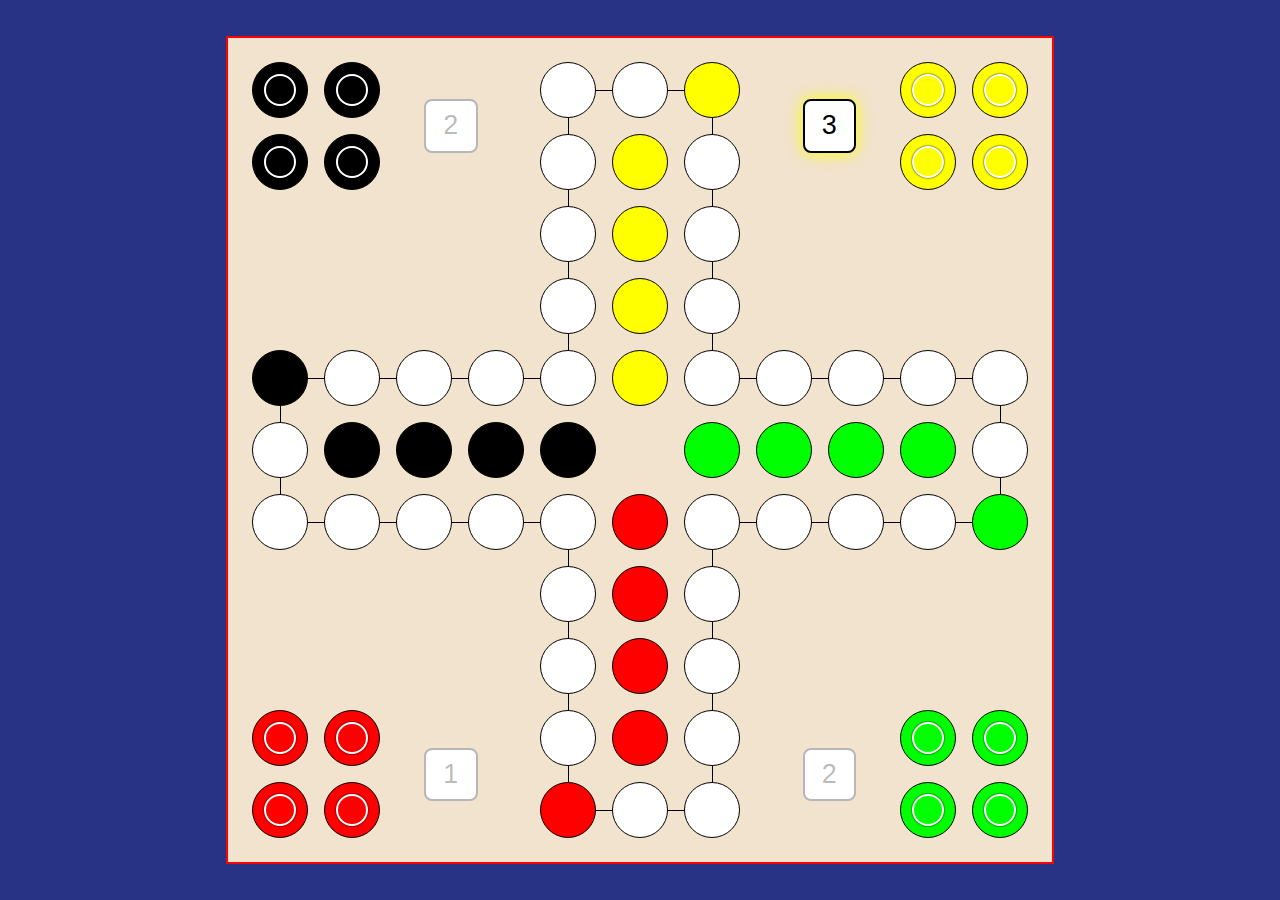
<file: cns/index.html>
<!DOCTYPE html>
<html lang="en">
  <head>
    <meta charset="UTF-8" />
    <meta name="viewport" content="width=device-width, initial-scale=1.0" />
    <link rel="stylesheet" href="style.css" />
    <title>RobLib - CNS</title>
  </head>
  <body>
    <script src="index.js"></script>
  </body>
</html>
</file>
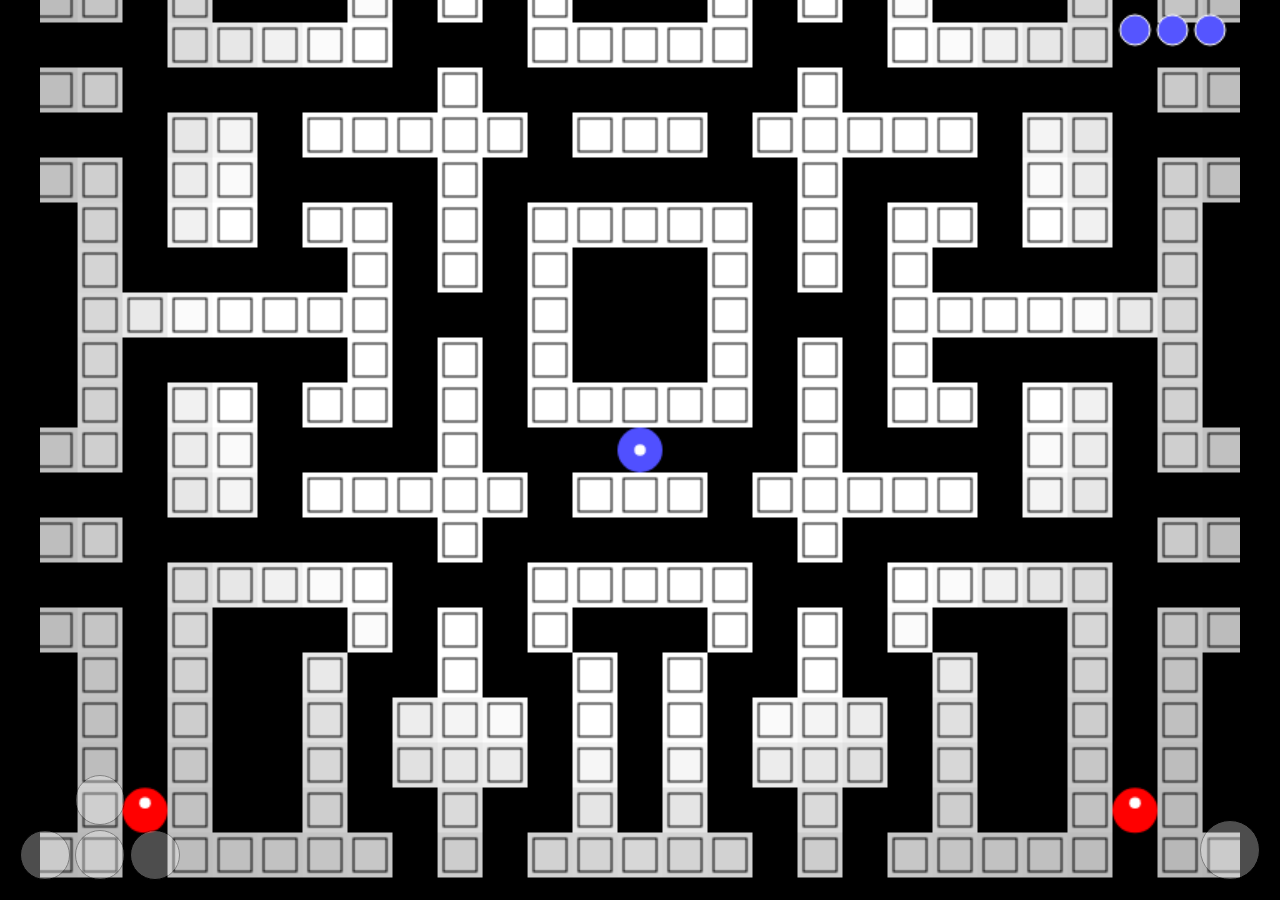
<file: pcm/index.html>
<!DOCTYPE html>
<html lang="en">
  <head>
    <meta charset="UTF-8" />
    <meta name="viewport" content="width=device-width, initial-scale=1.0" />
    <link rel="stylesheet" href="style.css" />
    <title>RobLib - PCM</title>
  </head>
  <body>
    <canvas id="canvas"></canvas>
    <div id="control">
      <div class="arrows">
        <button class="left"></button>
        <button class="right"></button>
        <button class="up"></button>
        <button class="down"></button>
      </div>
      <button class="action"></button>
    </div>
    <script src="index.js"></script>
  </body>
</html>
</file>
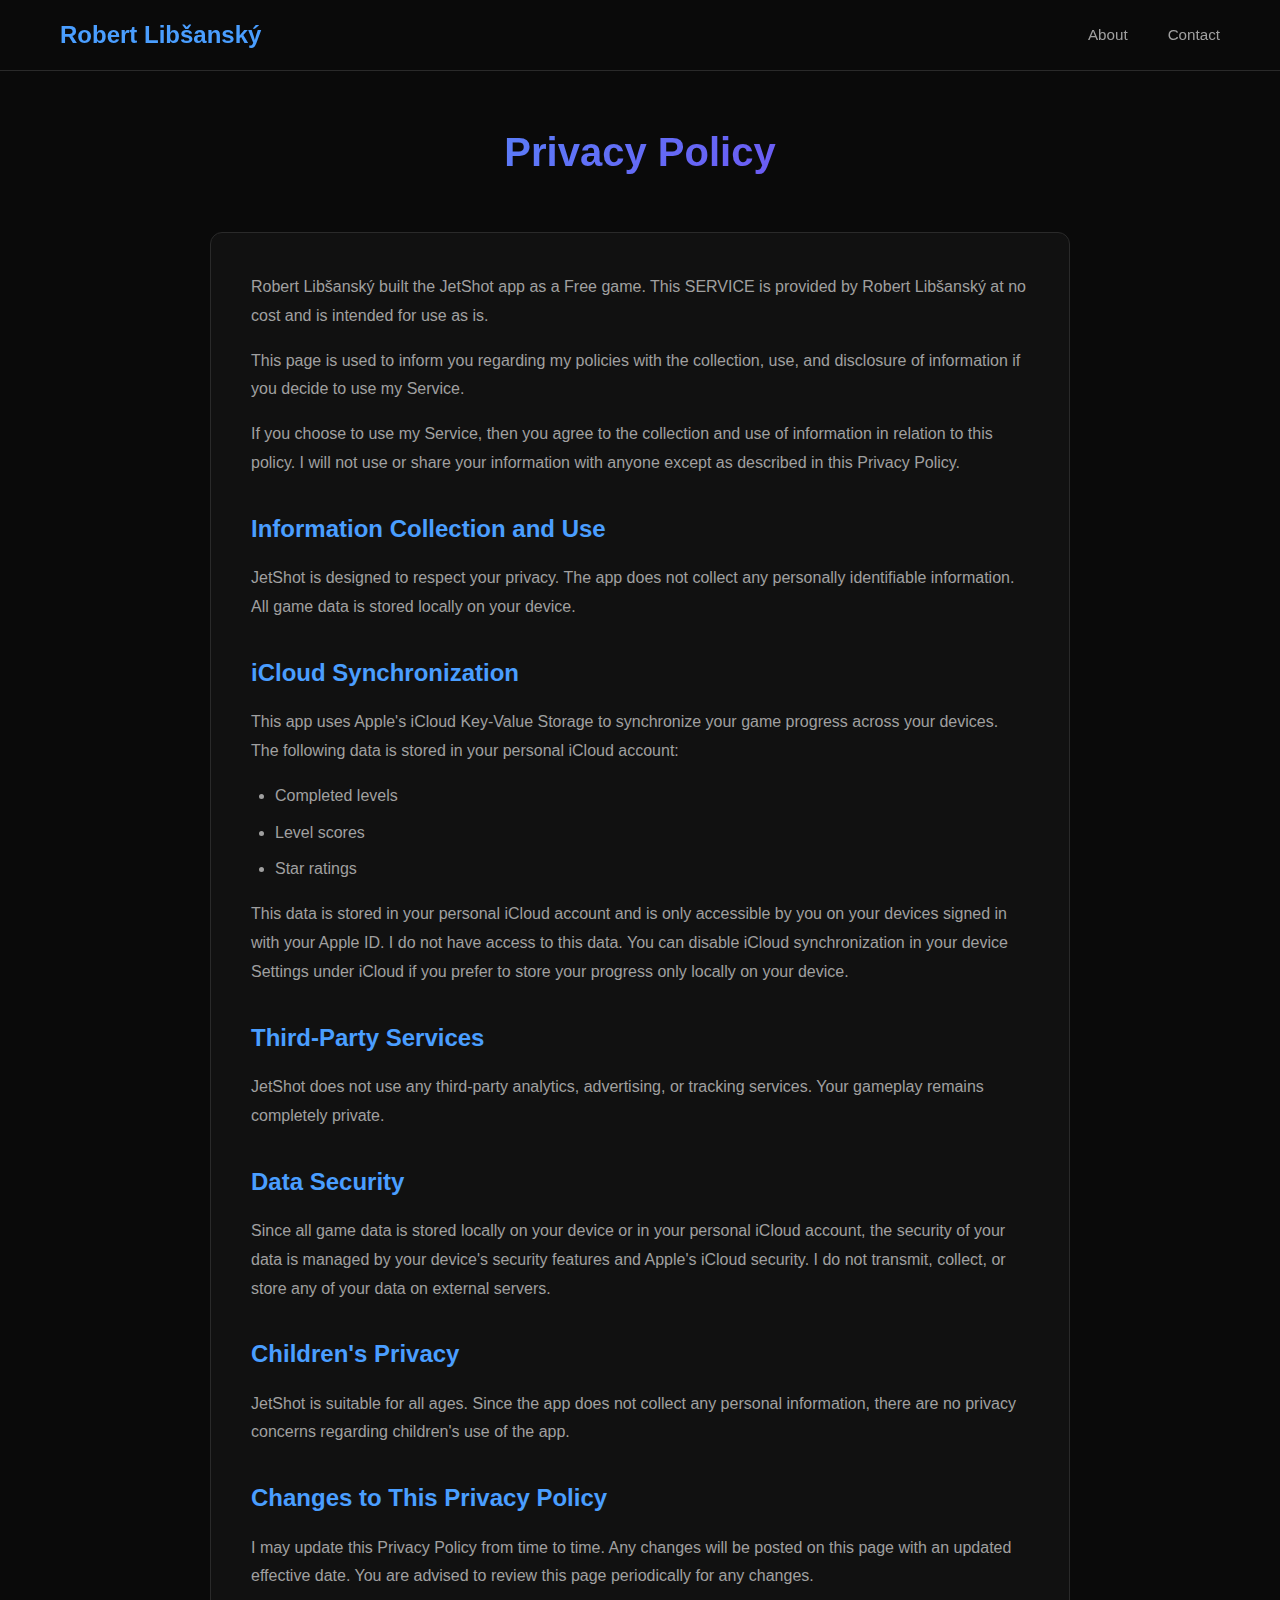
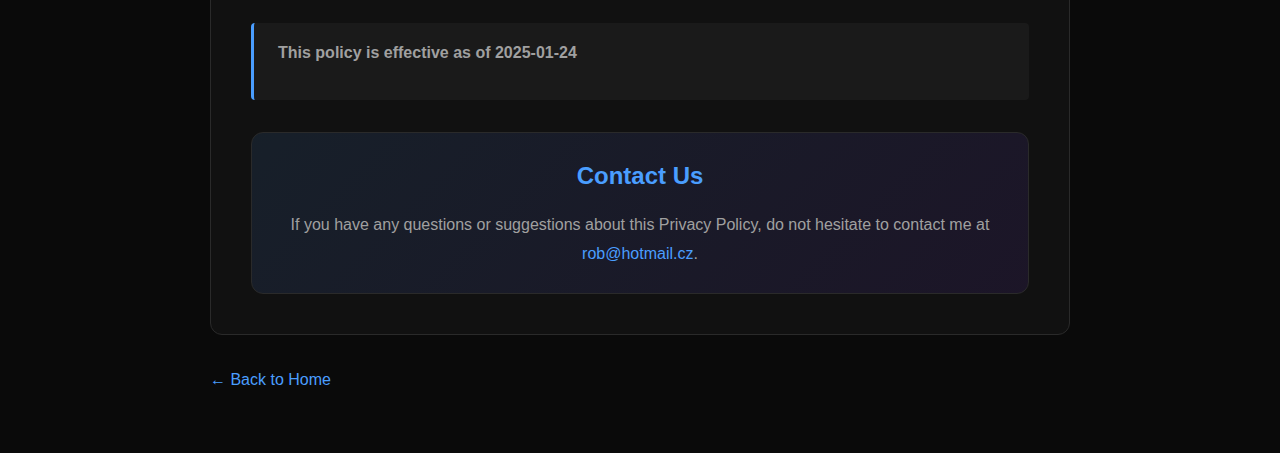
<file: privacy-policy-jetshot.html>
<!doctype html>
<html lang="en">
  <head>
    <meta charset="UTF-8" />
    <meta name="viewport" content="width=device-width, initial-scale=1.0" />
    <title>Privacy Policy - JetShot</title>
    <meta
      name="description"
      content="Privacy Policy for JetShot game by Robert Libšanský"
    />
    <meta name="author" content="Robert Libšanský" />
    <meta name="robots" content="index, follow" />
    <link
      rel="canonical"
      href="https://roblib.dev/privacy-policy-jetshot.html"
    />
    <link rel="stylesheet" href="styles.css" />
    <style>
      .privacy-container {
        max-width: 900px;
        margin: 0 auto;
        padding: 120px 20px 60px;
      }

      .privacy-header {
        text-align: center;
        margin-bottom: 3rem;
      }

      .privacy-header h1 {
        font-size: 2.5rem;
        margin-bottom: 1rem;
        background: linear-gradient(
          135deg,
          var(--accent),
          var(--accent-secondary)
        );
        -webkit-background-clip: text;
        -webkit-text-fill-color: transparent;
        background-clip: text;
      }

      .privacy-content {
        background: var(--bg-secondary);
        border: 1px solid var(--border);
        border-radius: 12px;
        padding: 2.5rem;
      }

      .privacy-content h2 {
        color: var(--accent);
        margin-top: 2rem;
        margin-bottom: 1rem;
        font-size: 1.5rem;
      }

      .privacy-content h2:first-child {
        margin-top: 0;
      }

      .privacy-content p {
        color: var(--text-secondary);
        line-height: 1.8;
        margin-bottom: 1rem;
      }

      .privacy-content ul {
        color: var(--text-secondary);
        margin-left: 1.5rem;
        margin-bottom: 1rem;
      }

      .privacy-content li {
        margin-bottom: 0.5rem;
        line-height: 1.8;
      }

      .privacy-content a {
        color: var(--accent);
        text-decoration: none;
        transition: all 0.3s ease;
      }

      .privacy-content a:hover {
        text-decoration: underline;
        filter: brightness(1.2);
      }

      .effective-date {
        background: var(--bg-tertiary);
        border-left: 3px solid var(--accent);
        padding: 1rem 1.5rem;
        margin: 2rem 0;
        border-radius: 4px;
      }

      .contact-section {
        background: linear-gradient(
          135deg,
          rgba(74, 158, 255, 0.1),
          rgba(124, 58, 237, 0.1)
        );
        border: 1px solid var(--border);
        border-radius: 12px;
        padding: 1.5rem;
        margin-top: 2rem;
        text-align: center;
      }

      .contact-section p {
        margin: 0;
      }

      .back-link {
        display: inline-block;
        margin-top: 2rem;
        color: var(--accent);
        text-decoration: none;
        font-weight: 500;
        transition: all 0.3s ease;
      }

      .back-link:hover {
        filter: brightness(1.2);
        transform: translateX(-5px);
      }

      @media (max-width: 768px) {
        .privacy-container {
          padding: 100px 20px 40px;
        }

        .privacy-header h1 {
          font-size: 2rem;
        }

        .privacy-content {
          padding: 1.5rem;
        }
      }
    </style>
  </head>
  <body>
    <header class="header">
      <nav class="nav-container">
        <a href="/" class="nav-logo">Robert Libšanský</a>
        <ul class="nav-menu">
          <li><a href="/#about" class="nav-link">About</a></li>
          <li><a href="/#contact" class="nav-link">Contact</a></li>
        </ul>
      </nav>
    </header>

    <div class="privacy-container">
      <div class="privacy-header">
        <h1>Privacy Policy</h1>
      </div>

      <div class="privacy-content">
        <p>
          Robert Libšanský built the JetShot app as a Free game. This SERVICE is
          provided by Robert Libšanský at no cost and is intended for use as is.
        </p>

        <p>
          This page is used to inform you regarding my policies with the
          collection, use, and disclosure of information if you decide to use my
          Service.
        </p>

        <p>
          If you choose to use my Service, then you agree to the collection and
          use of information in relation to this policy. I will not use or share
          your information with anyone except as described in this Privacy
          Policy.
        </p>

        <h2>Information Collection and Use</h2>

        <p>
          JetShot is designed to respect your privacy. The app does not collect
          any personally identifiable information. All game data is stored
          locally on your device.
        </p>

        <h2>iCloud Synchronization</h2>

        <p>
          This app uses Apple's iCloud Key-Value Storage to synchronize your
          game progress across your devices. The following data is stored in
          your personal iCloud account:
        </p>

        <ul>
          <li>Completed levels</li>
          <li>Level scores</li>
          <li>Star ratings</li>
        </ul>

        <p>
          This data is stored in your personal iCloud account and is only
          accessible by you on your devices signed in with your Apple ID. I do
          not have access to this data. You can disable iCloud synchronization
          in your device Settings under iCloud if you prefer to store your
          progress only locally on your device.
        </p>

        <h2>Third-Party Services</h2>

        <p>
          JetShot does not use any third-party analytics, advertising, or
          tracking services. Your gameplay remains completely private.
        </p>

        <h2>Data Security</h2>

        <p>
          Since all game data is stored locally on your device or in your
          personal iCloud account, the security of your data is managed by your
          device's security features and Apple's iCloud security. I do not
          transmit, collect, or store any of your data on external servers.
        </p>

        <h2>Children's Privacy</h2>

        <p>
          JetShot is suitable for all ages. Since the app does not collect any
          personal information, there are no privacy concerns regarding
          children's use of the app.
        </p>

        <h2>Changes to This Privacy Policy</h2>

        <p>
          I may update this Privacy Policy from time to time. Any changes will
          be posted on this page with an updated effective date. You are advised
          to review this page periodically for any changes.
        </p>

        <div class="effective-date">
          <p><strong>This policy is effective as of 2025-01-24</strong></p>
        </div>

        <div class="contact-section">
          <h2>Contact Us</h2>
          <p>
            If you have any questions or suggestions about this Privacy Policy,
            do not hesitate to contact me at
            <a href="mailto:rob@hotmail.cz">rob@hotmail.cz</a>.
          </p>
        </div>
      </div>

      <a href="/" class="back-link">← Back to Home</a>
    </div>
  </body>
</html>
</file>
<file: cns/style.css>
:root {
  --beige: #f1e3cd;
  --black: #000;
  --gray: #b7b7b7;
  --green: #0f0;
  --purple: #293385;
  --red: #f00;
  --white: #fff;
  --yellow: #ff0;
}

body {
  align-items: center;
  background-color: var(--purple);
  display: flex;
  font-family: sans-serif;
  height: 100vh;
  justify-content: center;
  margin: 0;
}

.board {
  position: relative;
}

.box {
  background-color: var(--beige);
  border: 2px solid var(--red);
  padding: 1rem;
}

.circle {
  border-radius: 50%;
  border: 1px solid var(--black);
  height: 75%;
  width: 75%;
}

.dice {
  align-items: center;
  background-color: var(--white);
  border-radius: 0.5rem;
  border: 2px solid var(--black);
  box-sizing: content-box;
  cursor: pointer;
  display: flex;
  font-size: 3vmin;
  height: 5.5vmin;
  justify-content: center;
  padding: 0;
  position: absolute;
  transition: border-color 0.25s, box-shadow 0.25s, color 0.25s;
  user-select: none;
  width: 5.5vmin;
}

.field {
  align-items: center;
  display: flex;
  justify-content: center;
  position: absolute;
}

.figure {
  border-radius: 50%;
  border: 2px solid var(--white);
  box-shadow: 0 0 2px var(--black);
  box-sizing: content-box;
  cursor: pointer;
  padding: 0;
  position: absolute;
}

.house {
  align-items: center;
  display: flex;
  justify-content: center;
  position: absolute;
}

.line {
  position: absolute;
}
</file>
<file: pcm/style.css>
body {
  align-items: center;
  background-color: #000;
  display: flex;
  justify-content: center;
  margin: 0;
  min-height: 100vh;
}

@media (max-aspect-ratio: 4/3) {
  #canvas {
    width: 100vw;
  }
}

@media (min-aspect-ratio: 4/3) {
  #canvas {
    height: 100vh;
  }
}

#control {
  align-items: end;
  bottom: 0;
  display: flex;
  justify-content: space-between;
  left: 0;
  padding: 20px;
  position: fixed;
  right: 0;
  user-select: none;
  -webkit-user-select: none;

  & button {
    background-color: white;
    border-radius: 50%;
    border: 1px solid black;
    opacity: 0.3;
    touch-action: manipulation;
    transition: opacity 200ms;

    &:active {
      opacity: 0.75;
    }
  }

  .arrows {
    display: grid;
    gap: 5px;
    grid-template-areas:
      ". up ."
      "left down right";

    > button {
      height: 50px;
      width: 50px;

      &.left {
        grid-area: left;
      }

      &.right {
        grid-area: right;
      }

      &.up {
        grid-area: up;
      }

      &.down {
        grid-area: down;
      }
    }
  }

  .action {
    height: 60px;
    width: 60px;
  }
}
</file>
<file: styles.css>
/* Reset and base styles */
* {
  margin: 0;
  padding: 0;
  box-sizing: border-box;
}

html {
  scroll-behavior: smooth;
}

:root {
  --bg-primary: #0a0a0a;
  --bg-secondary: #111111;
  --bg-tertiary: #1a1a1a;
  --text-primary: #ffffff;
  --text-secondary: #a0a0a0;
  --accent: #4a9eff;
  --accent-secondary: #7c3aed;
  --border: #2a2a2a;
}

body {
  font-family: "Inter", -apple-system, BlinkMacSystemFont, "Segoe UI", Roboto,
    sans-serif;
  line-height: 1.6;
  color: var(--text-primary);
  background-color: var(--bg-primary);
  overflow-x: hidden;
}

::selection {
  background-color: var(--accent);
  color: #000000;
}

.container {
  max-width: 1200px;
  margin: 0 auto;
  padding: 0 20px;
}

/* Header */
.header {
  position: fixed;
  top: 0;
  left: 0;
  right: 0;
  background: rgba(10, 10, 10, 0.8);
  backdrop-filter: blur(20px);
  z-index: 1000;
  transition: all 0.3s ease;
  border-bottom: 1px solid var(--border);
}

.header.scrolled {
  background: rgba(10, 10, 10, 0.95);
  box-shadow: 0 4px 30px var(--accent-shadow-10);
}

.nav-container {
  max-width: 1200px;
  margin: 0 auto;
  display: flex;
  justify-content: space-between;
  align-items: center;
  padding: 1rem 20px;
}

.nav-logo {
  font-size: 1.5rem;
  font-weight: 700;
  color: var(--accent);
  text-decoration: none;
  transition: all 0.3s ease;
}

.nav-logo:hover {
  filter: brightness(1.2);
}

.nav-menu {
  display: flex;
  list-style: none;
  gap: 2.5rem;
}

.nav-link {
  text-decoration: none;
  color: var(--text-secondary);
  font-weight: 500;
  transition: all 0.3s ease;
  position: relative;
  font-size: 0.95rem;
}

.nav-link:hover {
  color: var(--accent);
}

.nav-link::after {
  content: "";
  position: absolute;
  bottom: -5px;
  left: 0;
  width: 0;
  height: 2px;
  background: var(--accent);
  transition: width 0.3s ease;
}

.nav-link:hover::after {
  width: 100%;
}

/* Hero Section */
.hero {
  padding: 140px 0 100px;
  background: var(--bg-primary);
  color: white;
  overflow: hidden;
  position: relative;
}

.hero::before {
  content: "";
  position: absolute;
  top: 0;
  left: 0;
  right: 0;
  bottom: 0;
  background: radial-gradient(
    circle at 20% 30%,
    var(--accent-shadow-10) 0%,
    transparent 50%
  );
  z-index: 0;
}

.hero::after {
  content: "";
  position: absolute;
  top: 0;
  left: 0;
  right: 0;
  bottom: 0;
  opacity: 0.25;
  background: repeating-linear-gradient(
    0deg,
    transparent,
    transparent 2px,
    var(--accent) 2px,
    var(--accent) 4px
  );
  z-index: 1;
}

.hero-container {
  max-width: 1200px;
  margin: 0 auto;
  padding: 0 20px;
  display: grid;
  grid-template-columns: 1fr 1fr;
  gap: 4rem;
  align-items: center;
  position: relative;
  z-index: 2;
}

.hero-title {
  font-size: 4rem;
  font-weight: 800;
  margin-bottom: 1.5rem;
  line-height: 1.1;
  letter-spacing: -0.02em;
}

.highlight {
  color: var(--accent);
  position: relative;
}

.hero-subtitle {
  font-size: 1.5rem;
  font-weight: 400;
  margin-bottom: 1.5rem;
  color: var(--text-secondary);
  letter-spacing: -0.01em;
}

.hero-description {
  font-size: 1.1rem;
  margin-bottom: 3rem;
  color: var(--text-secondary);
  line-height: 1.8;
  max-width: 90%;
}

.hero-buttons {
  display: flex;
  gap: 1rem;
  flex-wrap: wrap;
}

.btn {
  display: inline-flex;
  align-items: center;
  padding: 14px 32px;
  text-decoration: none;
  border-radius: 10px;
  font-weight: 600;
  transition: all 0.3s cubic-bezier(0.4, 0, 0.2, 1);
  border: 2px solid transparent;
  font-size: 0.95rem;
  position: relative;
  overflow: hidden;
}

.btn-primary {
  background: var(--accent);
  color: #000000;
  box-shadow: 0 4px 15px var(--accent-shadow-30);
}

.btn-primary::before {
  content: "";
  position: absolute;
  top: 0;
  left: -100%;
  width: 100%;
  height: 100%;
  background: linear-gradient(
    90deg,
    transparent,
    rgba(255, 255, 255, 0.2),
    transparent
  );
  transition: left 0.5s;
}

.btn-primary:hover::before {
  left: 100%;
}

.btn-primary:hover {
  transform: translateY(-2px);
  box-shadow: 0 6px 20px var(--accent-shadow-40);
}

.btn-secondary {
  background: transparent;
  color: var(--text-primary);
  border-color: var(--border);
  backdrop-filter: blur(10px);
}

.btn-secondary:hover {
  background: var(--bg-tertiary);
  border-color: var(--accent);
  transform: translateY(-2px);
}

.hero-image {
  display: flex;
  justify-content: center;
  align-items: center;
  position: relative;
}

.hero-avatar {
  width: 320px;
  height: 320px;
  border-radius: 30% 70% 70% 30% / 30% 30% 70% 70%;
  background: var(--accent-shadow-10);
  display: flex;
  align-items: center;
  justify-content: center;
  backdrop-filter: blur(10px);
  border: 2px solid var(--border);
  overflow: hidden;
  position: relative;
  animation: morph 8s ease-in-out infinite;
  box-shadow: 0 0 60px var(--accent-shadow-20);
}

@keyframes morph {
  0%,
  100% {
    border-radius: 30% 70% 70% 30% / 30% 30% 70% 70%;
  }
  50% {
    border-radius: 70% 30% 30% 70% / 70% 70% 30% 30%;
  }
}

.hero-avatar .profile-image {
  width: 100%;
  height: 100%;
  object-fit: cover;
}

/* Sections */
.section-title {
  font-size: 3rem;
  font-weight: 800;
  text-align: center;
  margin-bottom: 4rem;
  color: var(--text-primary);
  position: relative;
  letter-spacing: -0.02em;
}

.section-title::after {
  content: "";
  position: absolute;
  bottom: -15px;
  left: 50%;
  transform: translateX(-50%);
  width: 80px;
  height: 4px;
  background: var(--accent);
  border-radius: 2px;
  box-shadow: 0 0 20px var(--accent-shadow-40);
}

/* About Section */
.about {
  padding: 100px 0;
  background: var(--bg-secondary);
  position: relative;
}

.about::before {
  content: "";
  position: absolute;
  top: 0;
  left: 0;
  right: 0;
  height: 1px;
  background: var(--accent);
  opacity: 0.3;
}

.about-content {
  display: grid;
  grid-template-columns: 1fr 1fr;
  gap: 5rem;
  align-items: start;
}

.about-text p {
  font-size: 1.1rem;
  margin-bottom: 1.5rem;
  color: var(--text-secondary);
  line-height: 1.9;
}

.skills h3 {
  font-size: 1.8rem;
  margin-bottom: 2rem;
  color: var(--text-primary);
  font-weight: 700;
}

.skills-grid {
  display: grid;
  grid-template-columns: repeat(auto-fit, minmax(120px, 1fr));
  gap: 1.2rem;
}

.skill-item {
  display: flex;
  flex-direction: column;
  align-items: center;
  padding: 1.8rem 1.2rem;
  background: var(--bg-tertiary);
  border-radius: 16px;
  border: 1px solid var(--border);
  transition: all 0.3s cubic-bezier(0.4, 0, 0.2, 1);
  text-align: center;
  position: relative;
  overflow: hidden;
}

.skill-item::before {
  content: "";
  position: absolute;
  top: 0;
  left: 0;
  right: 0;
  height: 2px;
  background: var(--accent);
  transform: scaleX(0);
  transition: transform 0.3s ease;
}

.skill-item:hover::before {
  transform: scaleX(1);
}

.skill-item:hover {
  transform: translateY(-5px);
  border-color: var(--accent);
  box-shadow: 0 8px 25px var(--accent-shadow-15);
}

.skill-item svg {
  height: 2.5rem;
  margin-bottom: 0.8rem;
  color: var(--accent);
  transition: all 0.3s ease;
}

.skill-item:hover svg {
  transform: scale(1.1);
  filter: drop-shadow(0 0 10px var(--accent-shadow-50));
}

.skill-item span {
  font-weight: 600;
  color: var(--text-secondary);
  font-size: 0.9rem;
}

/* Projects Section */
.projects {
  padding: 100px 0;
  background: var(--bg-primary);
}

.projects-grid {
  display: grid;
  grid-template-columns: repeat(auto-fit, minmax(350px, 1fr));
  gap: 2.5rem;
}

.project-card {
  background: var(--bg-tertiary);
  border-radius: 20px;
  overflow: hidden;
  border: 1px solid var(--border);
  transition: all 0.3s cubic-bezier(0.4, 0, 0.2, 1);
  position: relative;
}

.project-card::before {
  content: "";
  position: absolute;
  top: 0;
  left: 0;
  right: 0;
  bottom: 0;
  background: var(--accent-shadow-10);
  opacity: 0;
  transition: opacity 0.3s ease;
}

.project-card:hover::before {
  opacity: 1;
}

.project-card:hover {
  transform: translateY(-8px);
  border-color: var(--accent);
  box-shadow: 0 20px 40px var(--accent-shadow-20);
}

.project-image {
  height: 220px;
  background: var(--accent-shadow-10);
  display: flex;
  align-items: center;
  justify-content: center;
  position: relative;
  z-index: 1;
}

.project-image svg {
  height: 4.5rem;
  color: var(--accent);
  filter: drop-shadow(0 0 20px var(--accent-shadow-50));
}

.project-content {
  padding: 2rem;
  position: relative;
  z-index: 1;
}

.project-content h3 {
  font-size: 1.6rem;
  margin-bottom: 1rem;
  color: var(--text-primary);
  font-weight: 700;
}

.project-content p {
  color: var(--text-secondary);
  margin-bottom: 1.5rem;
  line-height: 1.7;
}

.project-links {
  display: flex;
  gap: 1rem;
  flex-wrap: wrap;
}

.project-link {
  display: inline-flex;
  align-items: center;
  gap: 0.5rem;
  padding: 10px 20px;
  background: var(--accent);
  color: #000000;
  text-decoration: none;
  border-radius: 8px;
  font-weight: 600;
  transition: all 0.3s ease;
  font-size: 0.9rem;
}

.project-link svg {
  height: 1rem;
}

.project-link:hover {
  transform: translateX(3px);
  box-shadow: 0 4px 15px var(--accent-shadow-40);
}

/* Games Section */
.games {
  padding: 100px 0;
  background: var(--bg-secondary);
  position: relative;
}

.games::before {
  content: "";
  position: absolute;
  top: 0;
  left: 0;
  right: 0;
  height: 1px;
  background: var(--accent);
  opacity: 0.3;
}

.games-grid {
  display: grid;
  grid-template-columns: repeat(auto-fill, minmax(350px, 1fr));
  gap: 2.5rem;
  justify-content: start;
}

.game-card {
  background: var(--bg-tertiary);
  border-radius: 20px;
  overflow: hidden;
  border: 1px solid var(--border);
  transition: all 0.3s cubic-bezier(0.4, 0, 0.2, 1);
  position: relative;
}

.game-card::before {
  content: "";
  position: absolute;
  top: 0;
  left: 0;
  right: 0;
  bottom: 0;
  background: var(--accent-shadow-10);
  opacity: 0;
  transition: opacity 0.3s ease;
}

.game-card:hover::before {
  opacity: 1;
}

.game-card:hover {
  transform: translateY(-8px);
  border-color: var(--accent);
  box-shadow: 0 20px 40px var(--accent-shadow-20);
}

.game-image {
  height: 220px;
  background: var(--accent-shadow-10);
  display: flex;
  align-items: center;
  justify-content: center;
  position: relative;
  z-index: 1;
}

.game-image svg {
  height: 4.5rem;
  color: var(--accent);
  filter: drop-shadow(0 0 20px var(--accent-shadow-50));
}

.game-content {
  padding: 2rem;
  position: relative;
  z-index: 1;
}

.game-content h3 {
  font-size: 1.6rem;
  margin-bottom: 1rem;
  color: var(--text-primary);
  font-weight: 700;
}

.game-content p {
  color: var(--text-secondary);
  margin-bottom: 1.5rem;
  line-height: 1.7;
}

.game-links {
  display: flex;
  gap: 1rem;
  flex-wrap: wrap;
}

.game-link {
  display: inline-flex;
  align-items: center;
  gap: 0.5rem;
  padding: 10px 20px;
  background: var(--accent);
  color: #000000;
  text-decoration: none;
  border-radius: 8px;
  font-weight: 600;
  transition: all 0.3s ease;
  font-size: 0.9rem;
}

.game-link svg {
  height: 1rem;
}

.game-link:hover {
  transform: translateX(3px);
  box-shadow: 0 4px 15px var(--accent-shadow-40);
}

/* Contact Section */
.contact {
  padding: 100px 0;
  background: var(--bg-primary);
}

.contact-content {
  text-align: center;
  max-width: 900px;
  margin: 0 auto;
}

.contact-text {
  max-width: 600px;
  margin: 0 auto 3rem;
}

.contact-text p {
  font-size: 1.2rem;
  color: var(--text-secondary);
  line-height: 1.9;
}

.contact-links {
  display: flex;
  justify-content: center;
  gap: 2rem;
  flex-wrap: wrap;
}

.contact-link {
  display: flex;
  align-items: center;
  gap: 0.7rem;
  padding: 1.2rem 2.5rem;
  background: var(--bg-tertiary);
  color: var(--text-primary);
  text-decoration: none;
  border-radius: 14px;
  border: 1px solid var(--border);
  transition: all 0.3s cubic-bezier(0.4, 0, 0.2, 1);
  font-weight: 600;
  position: relative;
  overflow: hidden;
}

.contact-link::before {
  content: "";
  position: absolute;
  top: 0;
  left: -100%;
  width: 100%;
  height: 100%;
  background: var(--accent-shadow-10);
  transition: left 0.5s;
}

.contact-link:hover::before {
  left: 100%;
}

.contact-link:hover {
  border-color: var(--accent);
  transform: translateY(-3px);
  box-shadow: 0 8px 25px var(--accent-shadow-20);
}

.contact-link svg {
  height: 1.3rem;
  color: var(--accent);
}

/* Footer */
.footer {
  background: var(--bg-secondary);
  color: white;
  padding: 3rem 0;
  text-align: center;
  border-top: 1px solid var(--border);
}

.footer p {
  color: var(--text-secondary);
  font-size: 0.95rem;
}

/* Responsive Design */
@media (max-width: 1024px) {
  .games-grid {
    grid-template-columns: repeat(2, 1fr);
  }

  .hero-title {
    font-size: 3.2rem;
  }
}

@media (max-width: 768px) {
  .nav-menu {
    display: none;
  }

  .hero {
    padding: 120px 0 80px;
  }

  .hero-container {
    grid-template-columns: 1fr;
    text-align: center;
    gap: 3rem;
  }

  .hero-title {
    font-size: 2.8rem;
  }

  .hero-subtitle {
    font-size: 1.3rem;
  }

  .hero-description {
    max-width: 100%;
  }

  .hero-buttons {
    justify-content: center;
  }

  .hero-avatar {
    width: 250px;
    height: 250px;
  }

  .section-title {
    font-size: 2.5rem;
  }

  .about-content {
    grid-template-columns: 1fr;
    gap: 3rem;
  }

  .projects-grid,
  .games-grid {
    grid-template-columns: 1fr;
  }

  .contact-links {
    flex-direction: column;
    align-items: stretch;
  }
}

@media (max-width: 480px) {
  .hero {
    padding: 100px 0 60px;
  }

  .hero-title {
    font-size: 2rem;
  }

  .section-title {
    font-size: 2rem;
  }

  .btn {
    padding: 10px 20px;
    font-size: 0.9rem;
  }

  .skills-grid {
    grid-template-columns: repeat(2, 1fr);
  }

  .project-content {
    padding: 1.5rem;
  }

  .game-content {
    padding: 1.5rem;
  }
}
/* Custom Scrollbar */
::-webkit-scrollbar {
  width: 12px;
}

::-webkit-scrollbar-track {
  background: var(--bg-secondary);
}

::-webkit-scrollbar-thumb {
  background: var(--accent);
  border-radius: 6px;
}

::-webkit-scrollbar-thumb:hover {
  background: var(--accent);
  opacity: 0.8;
}

/* Utility Classes */
.text-gradient {
  color: var(--accent);
}

/* Loading Animation */
@keyframes fadeInUp {
  from {
    opacity: 0;
    transform: translateY(30px);
  }
  to {
    opacity: 1;
    transform: translateY(0);
  }
}

.hero-content,
.hero-image {
  animation: fadeInUp 0.8s ease-out;
}

.hero-image {
  animation-delay: 0.2s;
}

/* Pulse Animation for Avatar */
@keyframes pulse {
  0%,
  100% {
    box-shadow: 0 0 60px var(--accent-shadow-20);
  }
  50% {
    box-shadow: 0 0 80px var(--accent-shadow-30);
  }
}

.hero-avatar {
  animation: morph 8s ease-in-out infinite, pulse 3s ease-in-out infinite;
}
</file>
